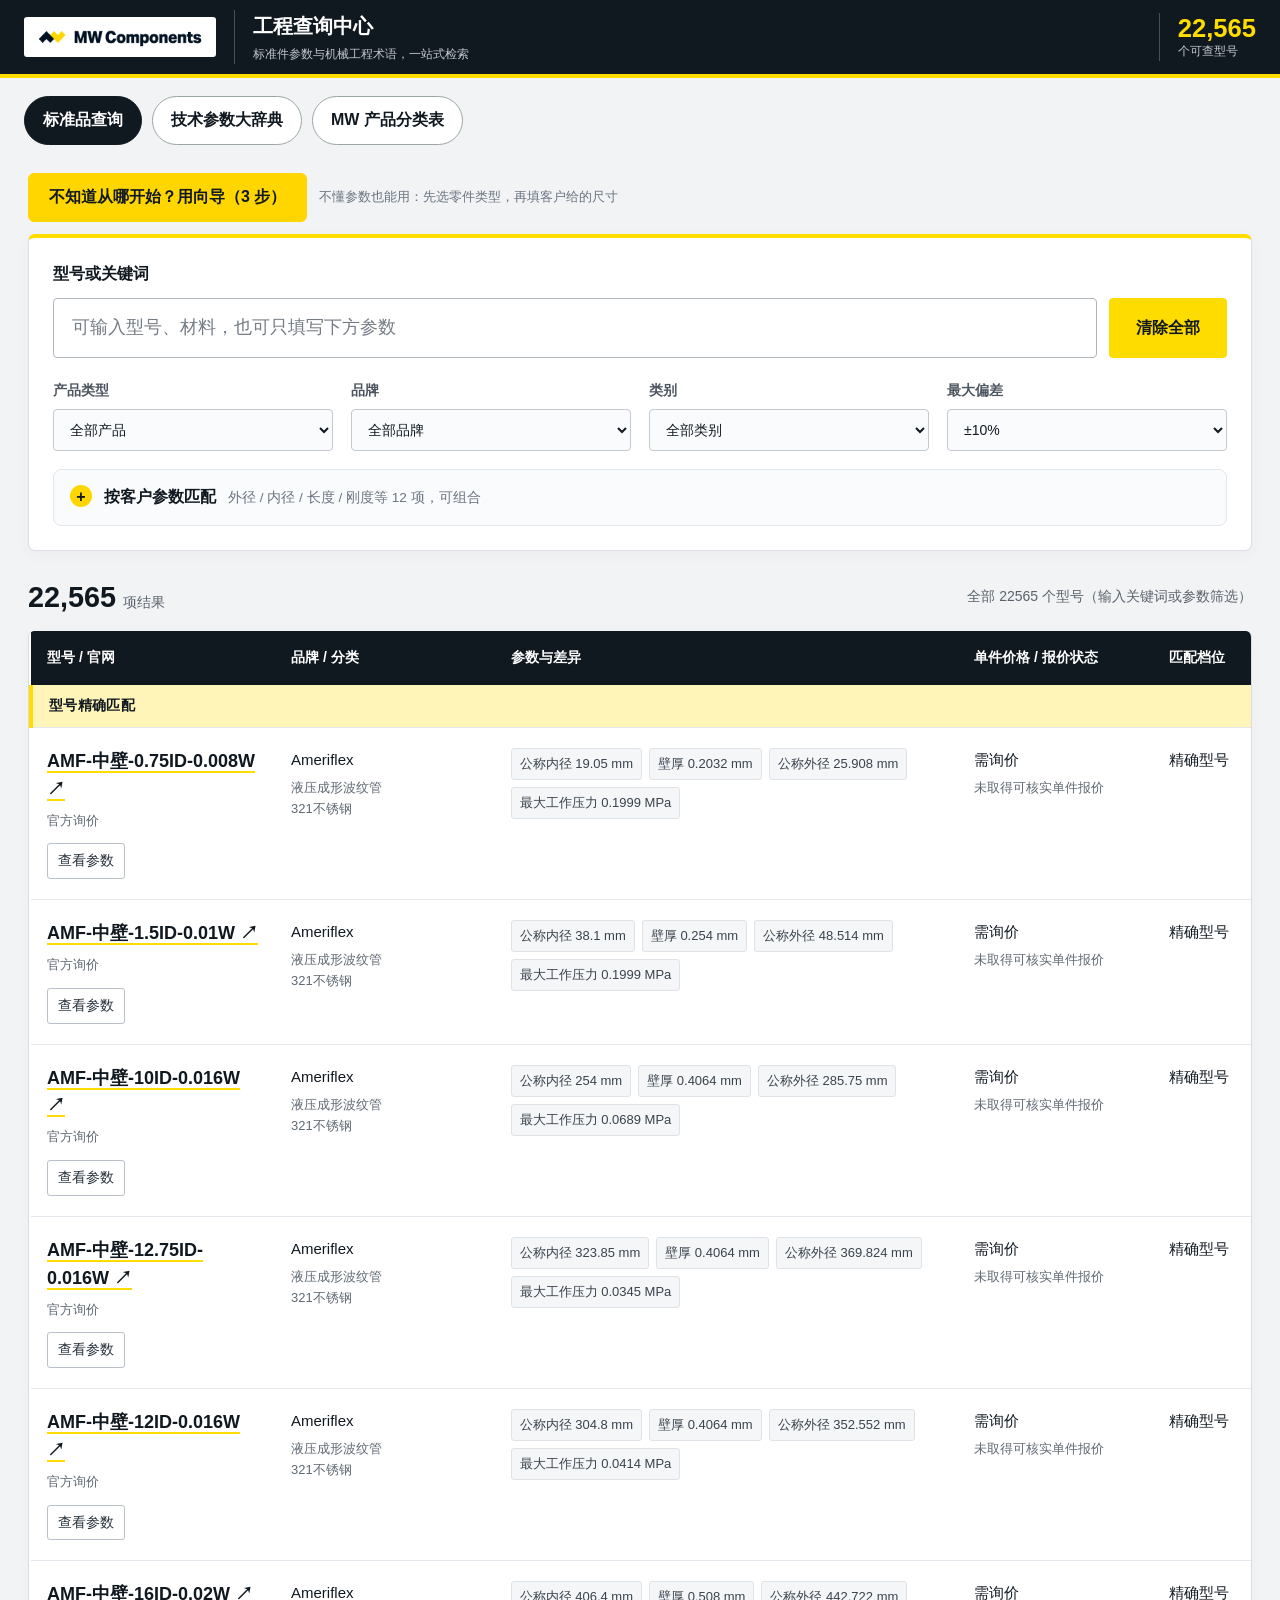
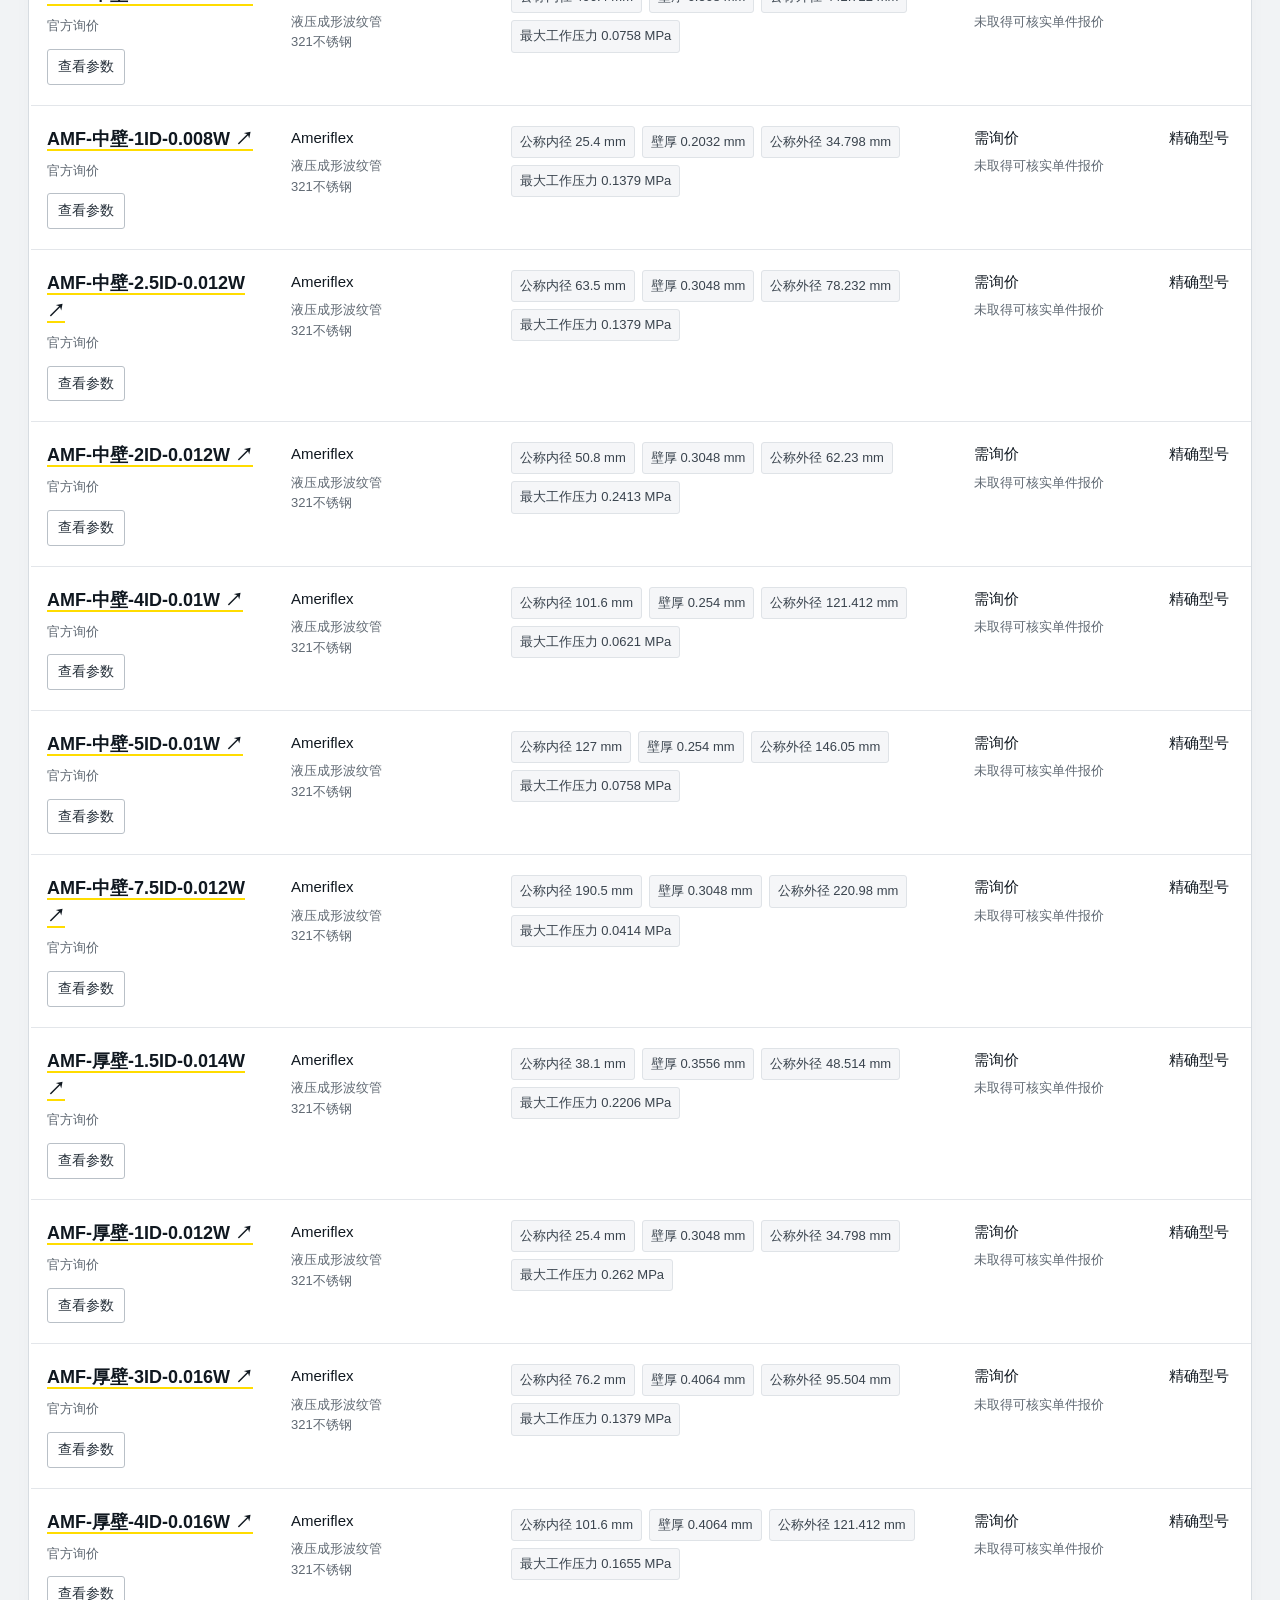
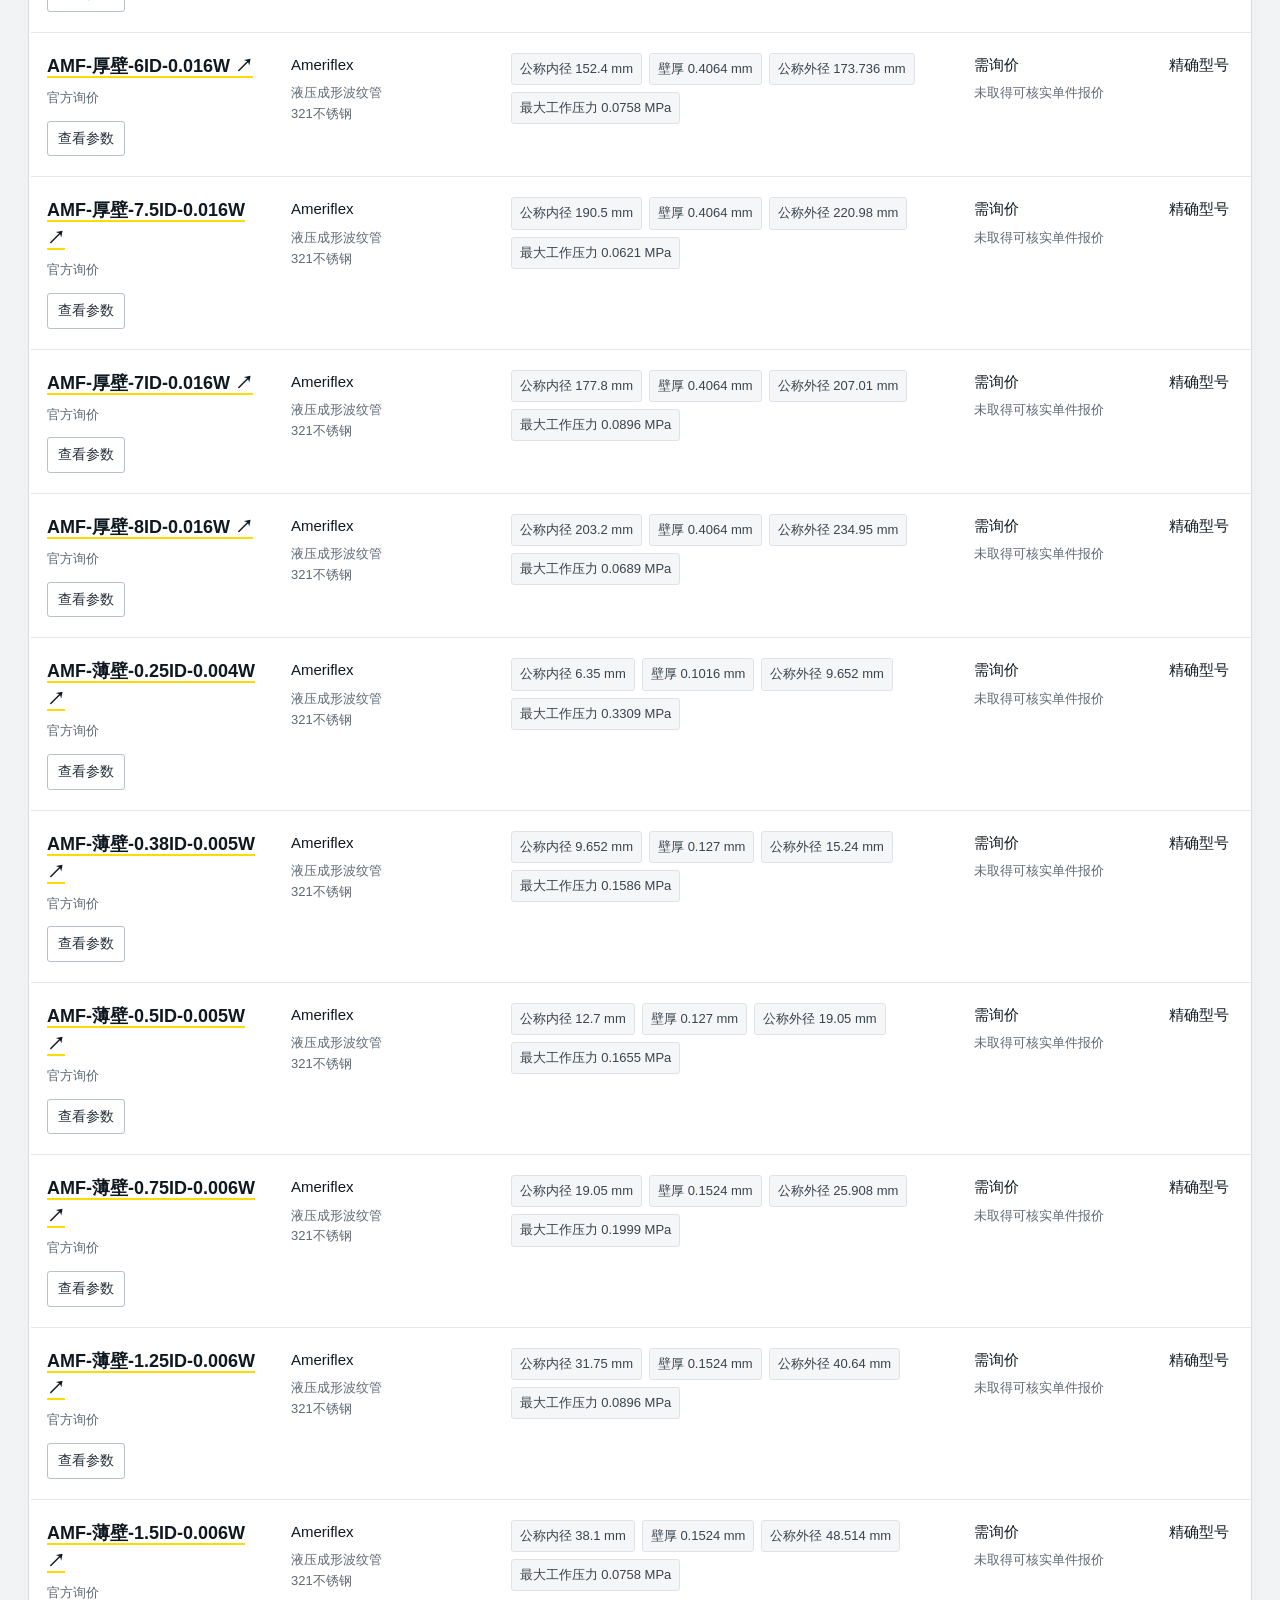
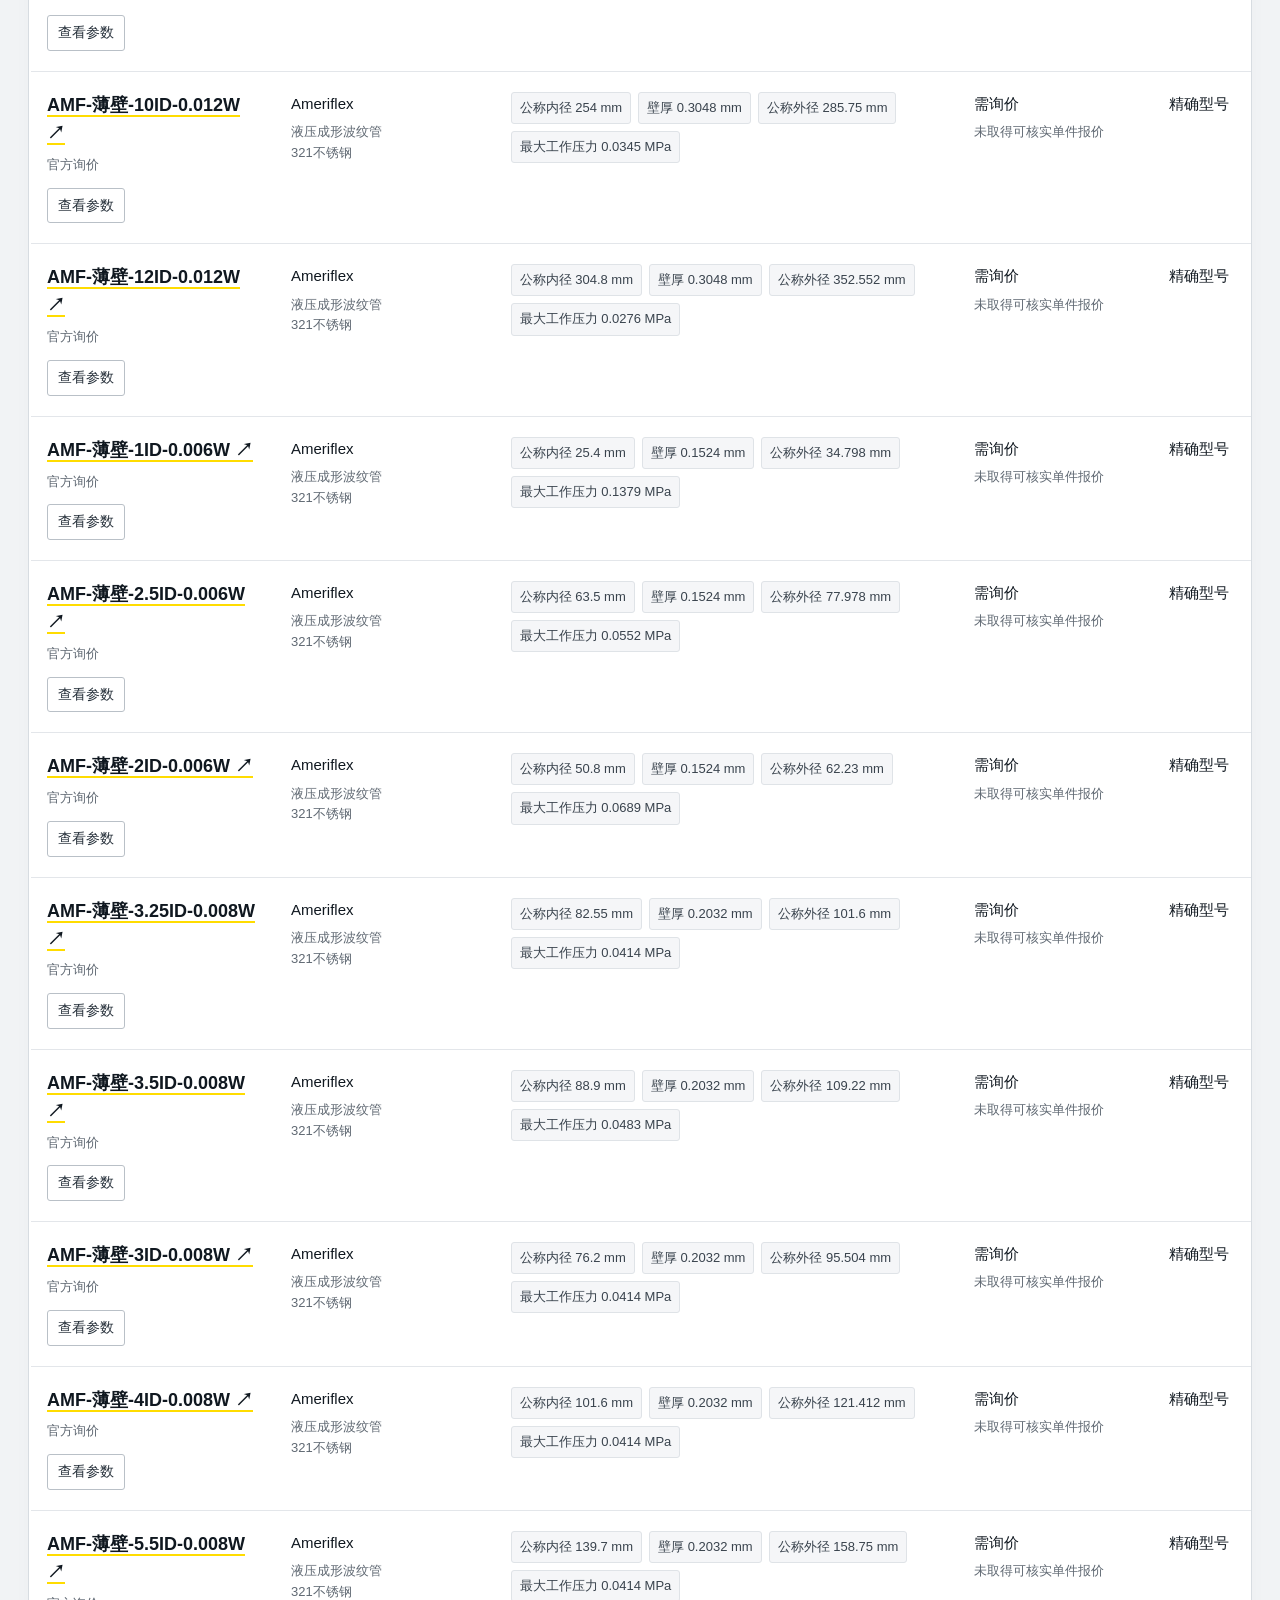
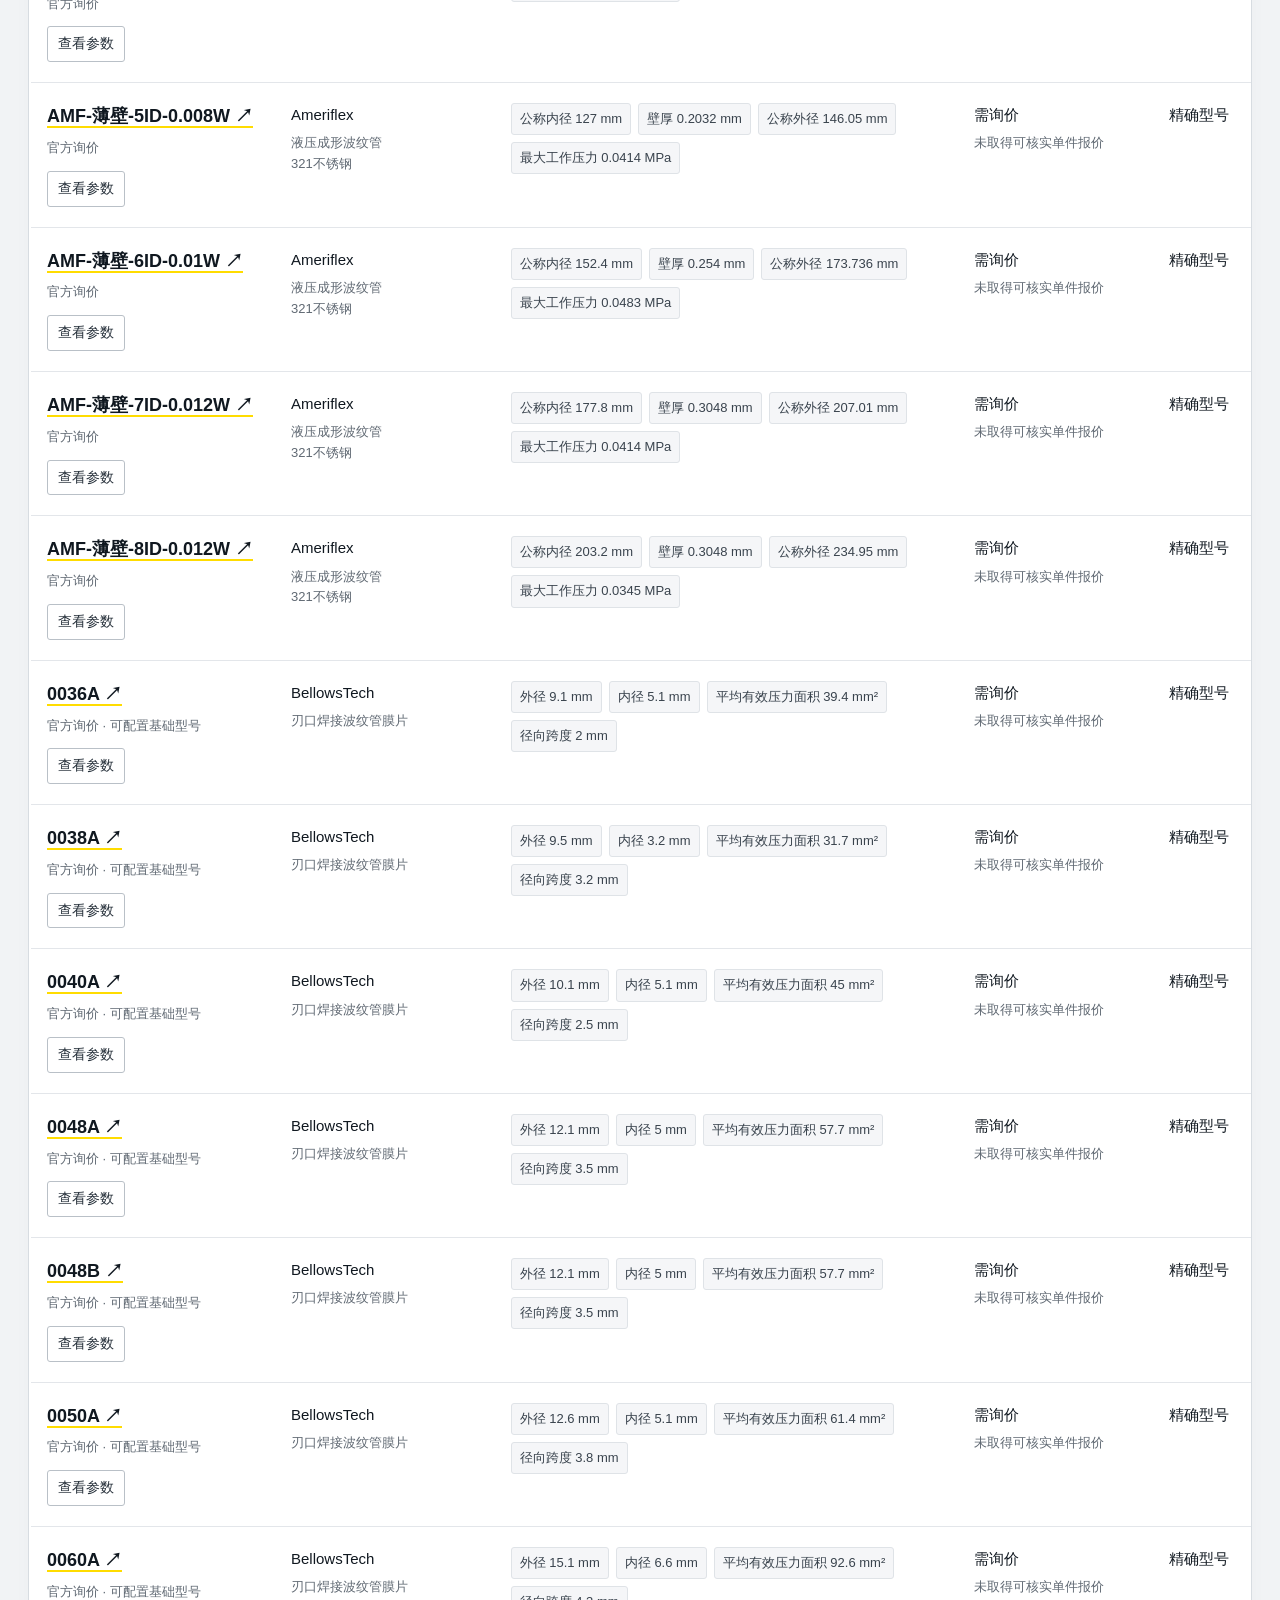
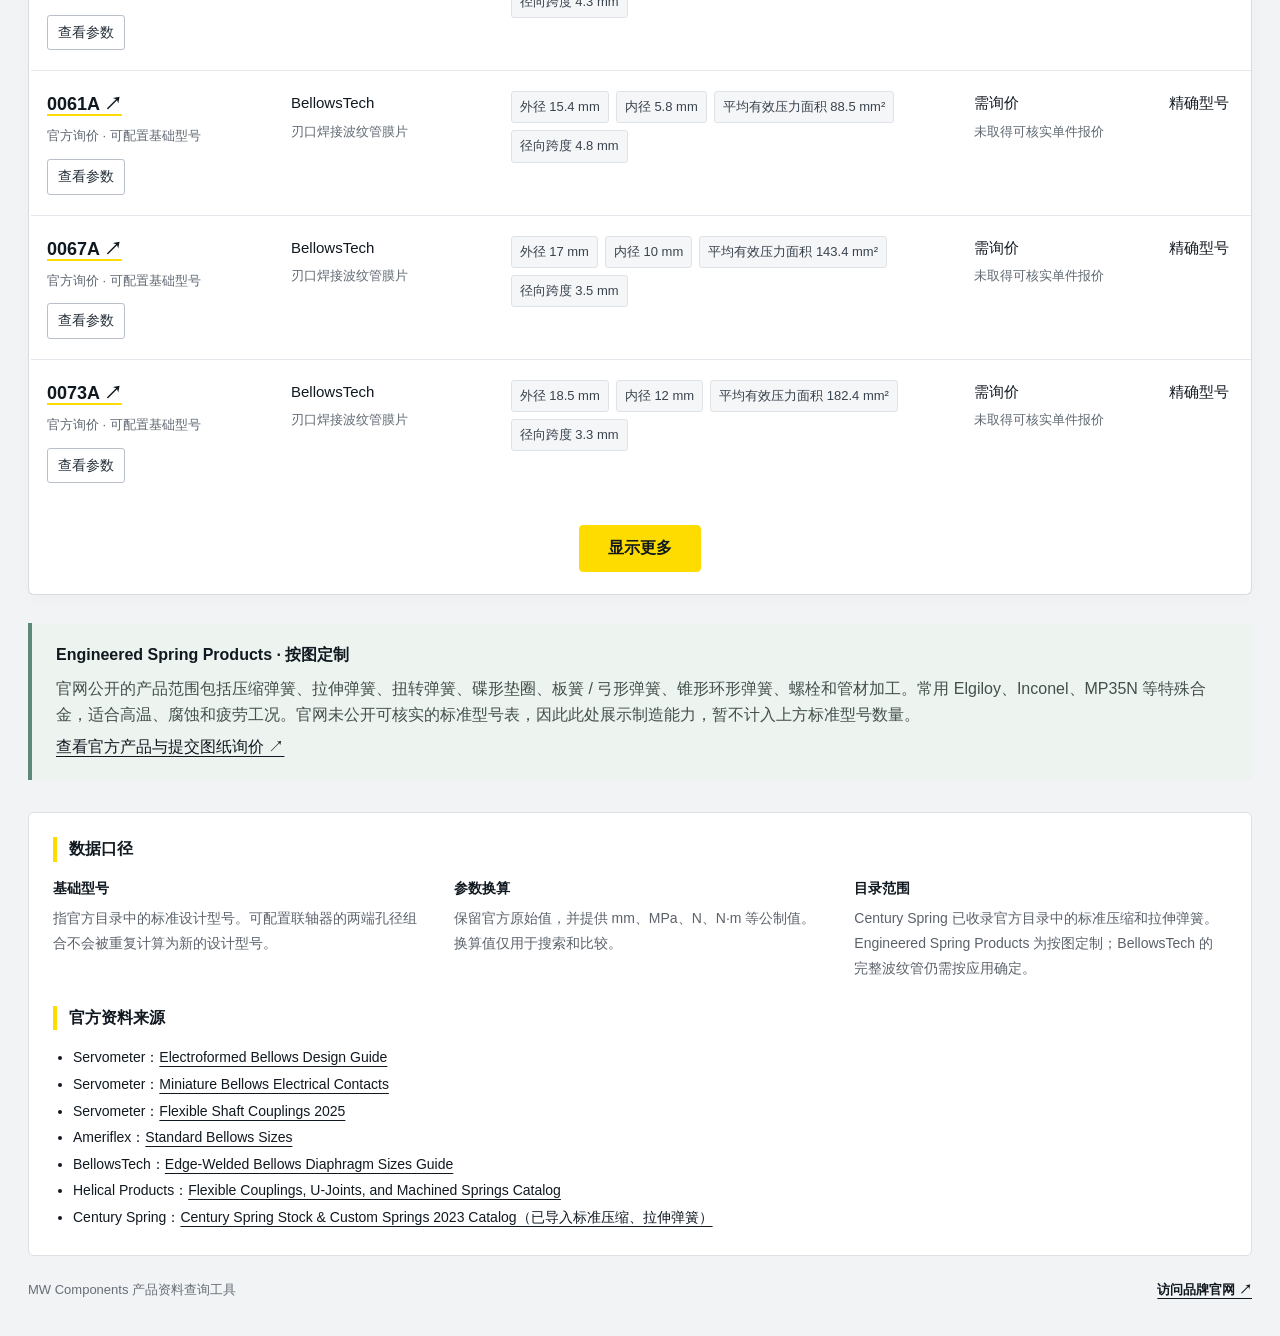
<file: docs/index.html>
<!doctype html>
<html lang="zh-CN">
<head>
  <meta charset="utf-8">
  <meta name="viewport" content="width=device-width,initial-scale=1">
  <meta name="description" content="按外径、内径、长度、波纹数、弹簧刚度等参数匹配 MW Components 与 Century Spring 标准件。">
  <meta name="theme-color" content="#101820">
  <title>MW Components 工程查询中心</title>
  <link rel="icon" href="favicon.svg" type="image/svg+xml">
  <link rel="stylesheet" href="styles.css">
  <link rel="stylesheet" href="brand.css">
  <link rel="stylesheet" href="brand-app.css">
  <link rel="stylesheet" href="wizard.css">
  <link rel="stylesheet" href="scroll-fix.css">
</head>
<body>
  <header class="topbar">
    <div class="brand-heading">
      <a class="brand-logo" href="https://www.mwcomponents.com" target="_blank" rel="noopener"><img src="mw-logo.png" alt="MW Components" width="310" height="43"></a>
      <div class="page-heading">
        <h1>工程查询中心</h1>
        <p>标准件参数与机械工程术语，一站式检索</p>
      </div>
    </div>
    <div class="stat"><strong id="recordCount">—</strong><span>个可查型号</span></div>
  </header>

  <nav class="workspace-tabs" role="tablist" aria-label="查询板块">
    <button class="workspace-tab active" type="button" role="tab" id="tab-parts" aria-controls="partsView" aria-selected="true" tabindex="0" data-view="parts">标准品查询</button>
    <button class="workspace-tab" type="button" role="tab" id="tab-dictionary" aria-controls="dictionaryView" aria-selected="false" tabindex="-1" data-view="dictionary">技术参数大辞典</button>
    <button class="workspace-tab" type="button" role="tab" id="tab-catalog" aria-controls="catalogView" aria-selected="false" tabindex="-1" data-view="catalog">MW 产品分类表</button>
  </nav>

  <main id="partsView" class="workspace-view" role="tabpanel" aria-labelledby="tab-parts">
    <div class="wizard-entry">
      <button class="wz-btn" type="button" data-open-wizard>不知道从哪开始？用向导（3 步）</button>
      <span class="wizard-entry-tip">不懂参数也能用：先选零件类型，再填客户给的尺寸</span>
    </div>
    <div id="wizardBox" aria-live="polite"></div>

    <section class="search-panel" aria-label="产品搜索">
      <label for="query">型号或关键词</label>
      <div class="search-row">
        <input id="query" type="search" placeholder="可输入型号、材料，也可只填写下方参数" autocomplete="off">
        <button id="clear" type="button">清除全部</button>
      </div>

      <div class="controls">
        <label>产品类型<select id="productType"><option value="">全部产品</option><option value="bellows">波纹管</option><option value="coupling">联轴器</option><option value="spring">弹簧</option><option value="other">其他</option></select></label>
        <label>品牌<select id="brand"><option value="">全部品牌</option></select></label>
        <label>类别<select id="category"><option value="">全部类别</option></select></label>
        <label>最大偏差<select id="tolerance"><option value="0">完全相同</option><option value="0.05">±5%</option><option value="0.10" selected>±10%</option><option value="0.20">±20%</option><option value="0.30">±30%</option></select></label>
      </div>

      <details class="param-toggle" id="paramToggle">
        <summary><span>按客户参数匹配</span><em>外径 / 内径 / 长度 / 刚度等 12 项，可组合</em></summary>
        <div id="parameterGrid" class="parameter-grid">
          <label>外径 <span>mm</span><input inputmode="decimal" type="number" step="any" min="0" data-param="od" placeholder="例如 3.8"></label>
          <label>内径 <span>mm</span><input inputmode="decimal" type="number" step="any" min="0" data-param="id" placeholder="例如 2.1"></label>
          <label>孔径 / 轴径 <span>mm</span><input inputmode="decimal" type="number" step="any" min="0" data-param="bore" placeholder="例如 6"></label>
          <label>总长度 <span>mm</span><input inputmode="decimal" type="number" step="any" min="0" data-param="length" placeholder="例如 11.95"></label>
          <label>自由长度 <span>mm</span><input inputmode="decimal" type="number" step="any" min="0" data-param="freeLength" placeholder="例如 25.4"></label>
          <label>波纹段长度 <span>mm</span><input inputmode="decimal" type="number" step="any" min="0" data-param="convolutionLength" placeholder="例如 8"></label>
          <label>波纹数 <span>个</span><input inputmode="decimal" type="number" step="any" min="0" data-param="convolutions" placeholder="例如 12"></label>
          <label>线径 / 壁厚 <span>mm</span><input inputmode="decimal" type="number" step="any" min="0" data-param="thickness" placeholder="例如 0.5"></label>
          <label>弹簧刚度 <span>N/mm</span><input inputmode="decimal" type="number" step="any" min="0" data-param="rate" placeholder="例如 1.8"></label>
          <label>最大扭矩 <span>N·m</span><input inputmode="decimal" type="number" step="any" min="0" data-param="torque" placeholder="例如 2"></label>
          <label>行程 <span>mm</span><input inputmode="decimal" type="number" step="any" min="0" data-param="stroke" placeholder="例如 0.7"></label>
          <label>最大载荷 <span>N</span><input inputmode="decimal" type="number" step="any" min="0" data-param="load" placeholder="例如 15"></label>
        </div>
        <p class="hint">尺寸以毫米输入；波纹数不带单位。结果按最大偏差和实际差值排序。产品没有公开相应参数时不会猜测匹配；Engineered Spring Products 仅展示定制能力，不计入标准型号结果。</p>
      </details>
    </section>

    <section class="summary" aria-live="polite">
      <div><strong id="resultCount">0</strong><span>项结果</span></div>
      <div id="activeQuery">输入关键词或参数开始查询</div>
    </section>
    <p id="loadState" class="load-state" hidden></p>

    <section id="welcome" class="welcome" aria-labelledby="welcomeTitle">
      <h2 id="welcomeTitle">从一个型号，或一个尺寸开始</h2>
      <p>已收录 <strong id="totalCount">—</strong> 个标准型号：MW 全品牌基础型号，以及 Century Spring 压缩与拉伸弹簧。输入型号可直接定位，填写参数可做近似匹配。</p>
      <div class="welcome-actions">
        <button type="button" class="chip-btn" data-example="10075">试试型号 10075</button>
        <button type="button" class="chip-btn" data-example="压缩弹簧">压缩弹簧</button>
        <button type="button" class="chip-btn" data-example="联轴器">联轴器</button>
        <button type="button" class="chip-btn ghost" id="loadSprings">加载全部弹簧库</button>
      </div>
      <p class="welcome-note">弹簧库约 2 万个型号，默认<b>不加载</b>；查询弹簧类参数、或型号在核心库未命中时自动补全，所以首屏只等 4 MB。</p>
    </section>

    <section class="results-wrap" id="resultsWrap">
      <div id="tableWrap">
        <table>
          <caption class="sr-only">标准件查询结果</caption>
          <thead><tr><th scope="col">型号 / 官网</th><th scope="col">品牌 / 分类</th><th scope="col">参数与差异</th><th scope="col">单件价格 / 报价状态</th><th scope="col">匹配档位</th></tr></thead>
          <tbody id="results"></tbody>
        </table>
      </div>
      <div id="cards" class="cards" hidden></div>
      <button id="more" class="more" type="button" hidden>显示更多</button>
      <div id="empty" class="empty" hidden>没有找到符合当前条件的标准型号。</div>
    </section>

    <section class="custom-panel">
      <h2>Engineered Spring Products · 按图定制</h2>
      <p>官网公开的产品范围包括压缩弹簧、拉伸弹簧、扭转弹簧、碟形垫圈、板簧 / 弓形弹簧、锥形环形弹簧、螺栓和管材加工。常用 Elgiloy、Inconel、MP35N 等特殊合金，适合高温、腐蚀和疲劳工况。官网未公开可核实的标准型号表，因此此处展示制造能力，暂不计入上方标准型号数量。</p>
      <a href="https://www.mwcomponents.com/locations/engineered-spring-products/products" target="_blank" rel="noopener">查看官方产品与提交图纸询价 ↗</a>
    </section>

    <section class="method">
      <h2>数据口径</h2>
      <div class="method-grid">
        <p><strong>基础型号</strong>指官方目录中的标准设计型号。可配置联轴器的两端孔径组合不会被重复计算为新的设计型号。</p>
        <p><strong>参数换算</strong>保留官方原始值，并提供 mm、MPa、N、N·m 等公制值。换算值仅用于搜索和比较。</p>
        <p><strong>目录范围</strong>Century Spring 已收录官方目录中的标准压缩和拉伸弹簧。Engineered Spring Products 为按图定制；BellowsTech 的完整波纹管仍需按应用确定。</p>
      </div>
      <h2>官方资料来源</h2>
      <ul id="sources"></ul>
    </section>

    <footer class="brand-footer"><span>MW Components 产品资料查询工具</span><a href="https://www.mwcomponents.com" target="_blank" rel="noopener">访问品牌官网 ↗</a></footer>
  </main>

  <section id="dictionaryView" class="workspace-view dictionary-view" role="tabpanel" aria-labelledby="tab-dictionary" hidden>
    <iframe id="dictionaryFrame" title="机械工程中英双语技术参数大辞典" data-src="dictionary/index.html?v=14" loading="lazy"></iframe>
  </section>

  <section id="catalogView" class="workspace-view dictionary-view" role="tabpanel" aria-labelledby="tab-catalog" hidden>
    <iframe id="catalogFrame" title="MW Components 中英双语产品分类表" data-src="catalog/index.html?v=4" loading="lazy"></iframe>
  </section>

  <dialog id="detail" aria-label="型号参数详情">
    <button class="close" aria-label="关闭">×</button>
    <div id="detailContent"></div>
  </dialog>

  <script src="search.js?v=14"></script>
  <script src="ui.js?v=20"></script>
  <script src="wizard.js?v=1"></script>
</body>
</html>
</file>
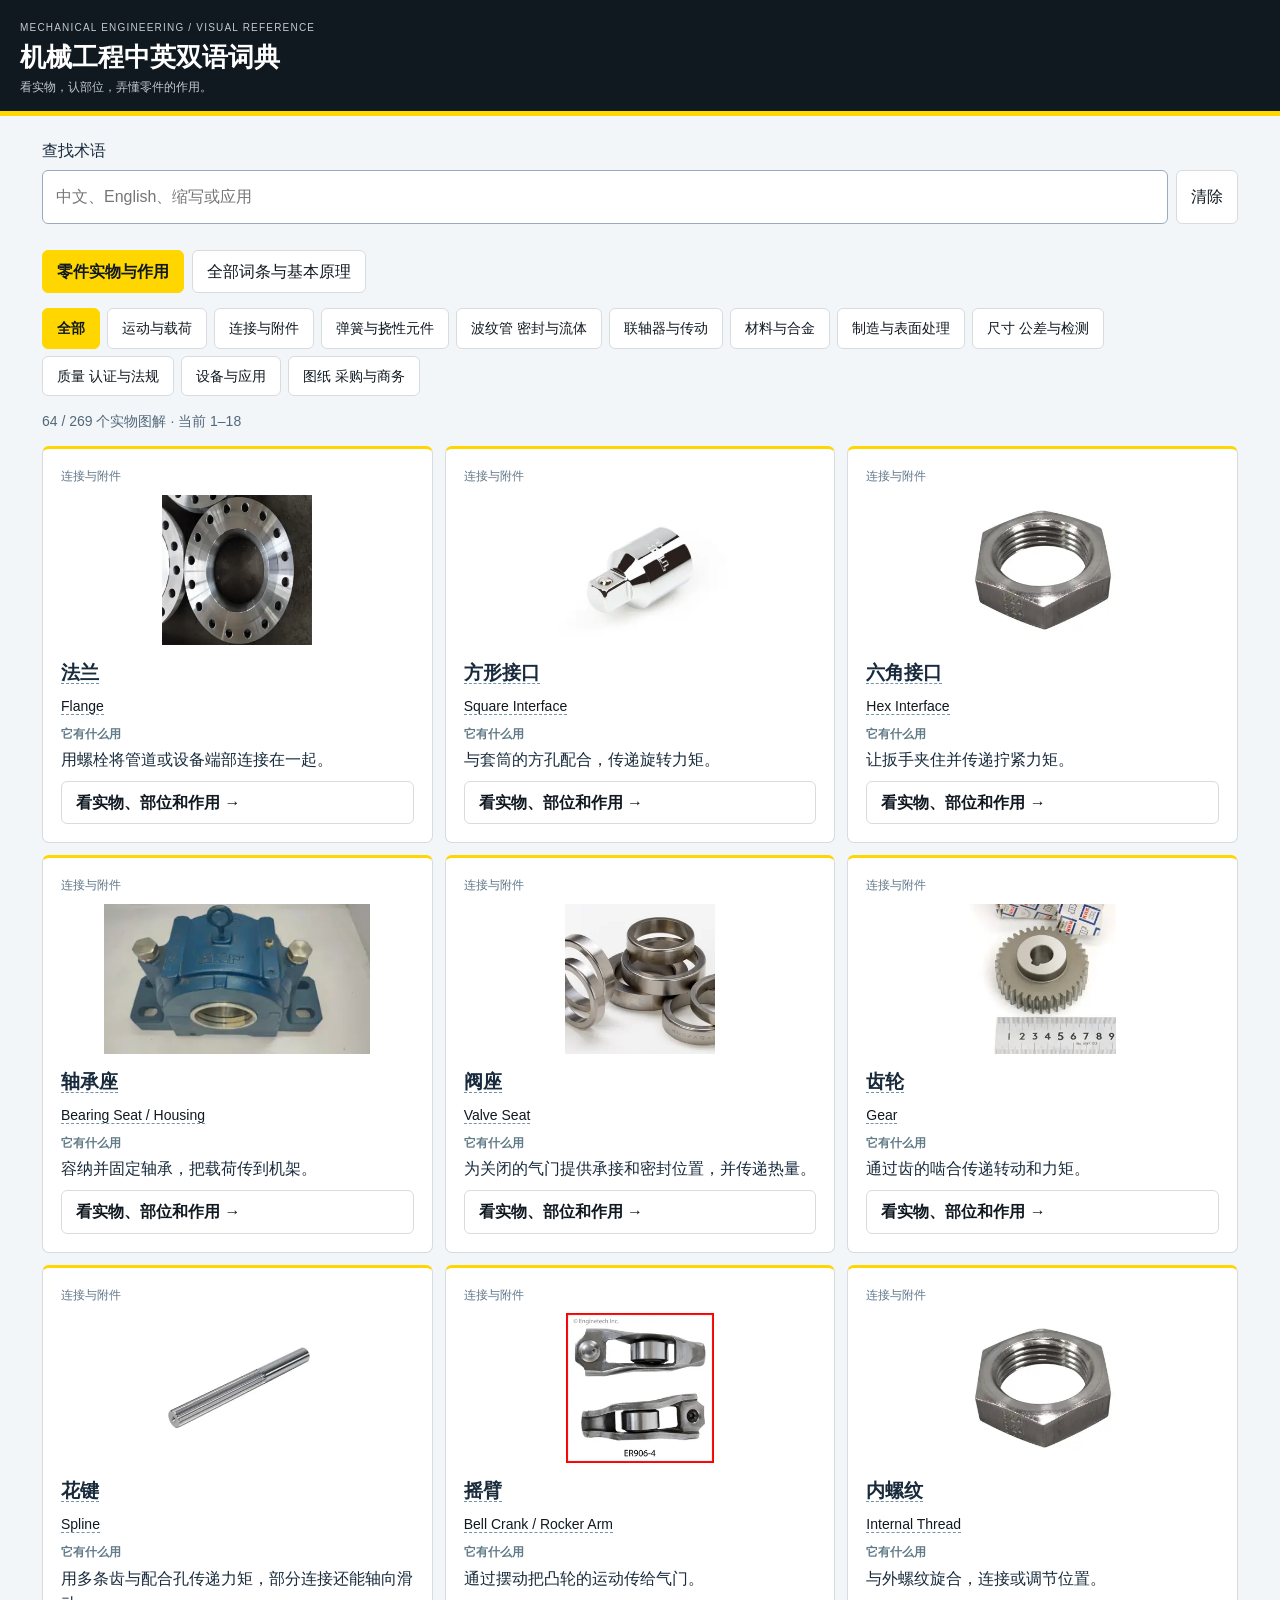
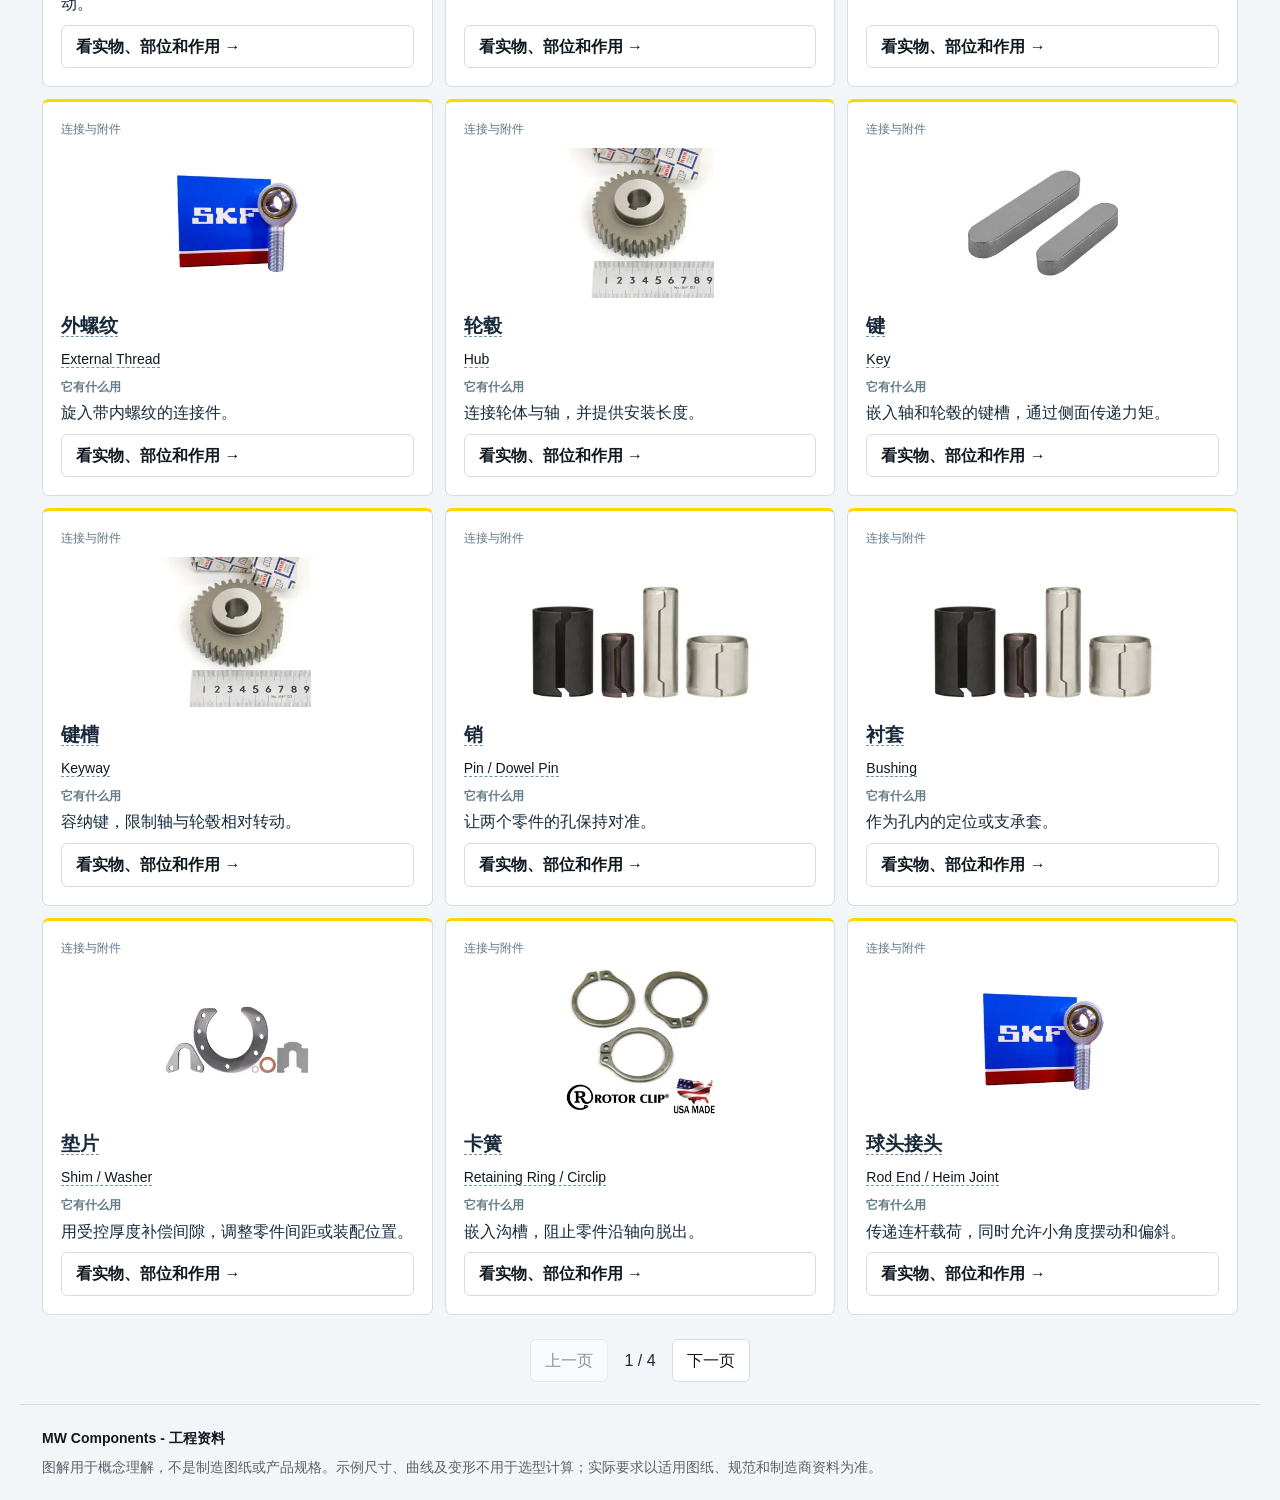
<file: docs/dictionary/index.html>
<!doctype html><html lang="zh-CN"><head><meta charset="utf-8"><meta name="viewport" content="width=device-width,initial-scale=1"><title>机械工程中英双语词典</title><link rel="stylesheet" href="dictionary.css"><link rel="stylesheet" href="photos.css?v=13"><script type="module" src="dictionary.js?v=13"></script>  <link rel="icon" href="../favicon.svg" type="image/svg+xml">
  <link rel="stylesheet" href="../brand-shared.css">
</head><body><header><small>MECHANICAL ENGINEERING / VISUAL REFERENCE</small><h1>机械工程中英双语词典</h1><p>看实物，认部位，弄懂零件的作用。</p></header><main><label for="search">查找术语</label><div class="searchrow"><input type="search" id="search" placeholder="中文、English、缩写或应用"><button id="clear">清除</button></div><div id="engines"></div><nav id="modes" aria-label="查看内容"><button data-mode="parts" aria-pressed="true">零件实物与作用</button><button data-mode="all" aria-pressed="false">全部词条与基本原理</button></nav><nav id="tabs" aria-label="词条分类"></nav><p id="stats" role="status">正在加载词典…</p><section id="grid" aria-label="词条列表"></section><nav class="pager"><button id="prev">上一页</button><span id="pageinfo"></span><button id="next">下一页</button></nav><p id="error" hidden>词典未能加载。<button id="retry">重试</button></p></main><dialog id="detail" aria-labelledby="detailTitle"><div class="dialogbar"><span id="detailCat"></span><button id="close">关闭 ×</button></div><div id="detailBody"></div></dialog><footer>图解用于概念理解，不是制造图纸或产品规格。示例尺寸、曲线及变形不用于选型计算；实际要求以适用图纸、规范和制造商资料为准。</footer></body></html>
</file>
<file: docs/styles.css>
:root{font-family:Inter,"Segoe UI","Microsoft YaHei",sans-serif;color:#17201f;background:#f4f5f2;font-size:16px;--ink:#17201f;--muted:#62706d;--line:#d7dcd7;--green:#0e6655;--paper:#fff}*{box-sizing:border-box}body{margin:0}.topbar{background:#152421;color:white;padding:24px max(24px,calc((100vw - 1440px)/2));display:flex;align-items:end;justify-content:space-between;gap:24px;border-bottom:5px solid #9fc7a8}.topbar h1{margin:0;font-size:clamp(1.45rem,2.8vw,2.3rem);letter-spacing:-.03em}.topbar p{margin:7px 0 0;color:#c7d5d1}.stat{display:flex;align-items:baseline;gap:10px;white-space:nowrap}.stat strong{font-size:2.4rem;color:#b8e0c0}.stat span{font-size:.85rem;color:#c7d5d1}main{max-width:1440px;margin:auto;padding:22px 24px 64px}.search-panel{background:var(--paper);border:1px solid var(--line);padding:22px}.search-panel>label{display:block;font-weight:700;margin-bottom:9px}.search-row{display:grid;grid-template-columns:1fr auto;gap:10px}.search-row input{width:100%;font:inherit;font-size:1.08rem;border:2px solid #7b8985;padding:14px 16px;background:white}.search-row input:focus{outline:3px solid #b8d7cb;outline-offset:1px;border-color:var(--green)}button,select{font:inherit}.search-row button,.more{border:1px solid #46544f;background:#fff;padding:0 18px;cursor:pointer}.controls{display:flex;flex-wrap:wrap;gap:14px 24px;margin-top:16px;align-items:end}.controls label{display:grid;gap:5px;font-size:.86rem;color:var(--muted)}.controls select{min-width:150px;border:1px solid #9ca7a3;background:white;padding:9px 30px 9px 10px;color:var(--ink)}.controls .check{display:flex;align-items:center;flex-direction:row;color:var(--ink);padding-bottom:9px}.hint{margin:14px 0 0;color:var(--muted);font-size:.86rem}.summary{display:flex;justify-content:space-between;align-items:center;gap:18px;margin:20px 0 10px}.summary>div:first-child{display:flex;align-items:baseline;gap:7px}.summary strong{font-size:1.7rem}.summary span,.summary>div:last-child{color:var(--muted);font-size:.9rem}.results-wrap{background:white;border-top:3px solid var(--ink);overflow-x:auto}table{border-collapse:collapse;width:100%;min-width:870px}th{text-align:left;padding:12px 14px;background:#e8ebe7;font-size:.85rem;color:#42504d}td{border-top:1px solid var(--line);padding:14px;vertical-align:top}tbody tr{cursor:pointer}tbody tr:hover{background:#f3f8f5}.model{font-weight:800;font-size:1.05rem;color:#084f42}.sub{color:var(--muted);font-size:.82rem;margin-top:5px}.chips{display:flex;flex-wrap:wrap;gap:6px}.chip{border:1px solid #c8d0cb;background:#f6f8f6;padding:4px 7px;font-size:.78rem;white-space:nowrap}.score{font-variant-numeric:tabular-nums;font-weight:700}.match-note{font-size:.78rem;color:var(--muted);margin-top:5px}.more{display:block;margin:18px auto;padding:10px 22px}.empty{text-align:center;padding:50px;color:var(--muted)}.method{margin-top:42px;border-top:1px solid var(--line);padding-top:24px}.method h2{font-size:1rem;margin:18px 0 10px}.method-grid{display:grid;grid-template-columns:repeat(3,1fr);gap:18px}.method-grid p{margin:0;color:#46534f;font-size:.9rem;line-height:1.6}.method-grid strong{display:block;color:var(--ink)}#sources{padding-left:20px;line-height:1.8;font-size:.9rem}a{color:#075f50}dialog{width:min(760px,calc(100vw - 32px));max-height:85vh;border:0;border-top:6px solid var(--green);padding:28px;box-shadow:0 20px 70px #0005}dialog::backdrop{background:#10201dcc}.close{position:absolute;right:16px;top:12px;border:0;background:none;font-size:1.8rem;cursor:pointer}.detail-head h2{margin:0 40px 4px 0}.detail-head p{margin:0;color:var(--muted)}.detail-meta{display:flex;gap:8px;flex-wrap:wrap;margin:16px 0}.detail-table{width:100%;min-width:0}.detail-table td:first-child{font-weight:600;width:42%}.detail-table td{padding:9px 6px}.detail-notes{background:#eef3ef;padding:12px;margin-top:14px;font-size:.9rem}@media(max-width:760px){.topbar{align-items:start;flex-direction:column}.stat{display:none}main{padding:16px 12px 48px}.search-panel{padding:16px}.controls{display:grid;grid-template-columns:1fr 1fr}.controls select{min-width:0;width:100%}.method-grid{grid-template-columns:1fr}.summary{align-items:start}.summary>div:last-child{text-align:right}.hint{line-height:1.5}}

.workspace-tabs{max-width:1440px;margin:18px auto 0;padding:0 24px;display:flex;gap:10px}.workspace-tab{border:1px solid #9ca7a3;background:#fff;color:var(--ink);padding:11px 18px;border-radius:999px;font-weight:700;cursor:pointer}.workspace-tab.active{background:var(--green);border-color:var(--green);color:#fff}.dictionary-view{max-width:1440px;margin:auto;padding:22px 24px 40px}.dictionary-view iframe{display:block;width:100%;height:calc(100vh - 190px);min-height:720px;border:1px solid var(--line);background:#fff;border-radius:10px}.workspace-view[hidden]{display:none}@media(max-width:760px){.workspace-tabs{padding:0 12px;overflow-x:auto}.workspace-tab{white-space:nowrap}.dictionary-view{padding:16px 0 0}.dictionary-view iframe{height:calc(100vh - 160px);min-height:640px;border-left:0;border-right:0;border-radius:0}}
.parameter-heading{display:flex;align-items:baseline;gap:12px;margin:24px 0 12px}.parameter-heading strong{font-size:1rem}.parameter-heading span{color:var(--muted);font-size:.84rem}.parameter-grid{display:grid;grid-template-columns:repeat(4,minmax(0,1fr));gap:12px}.parameter-grid label{display:block;font-weight:650;font-size:.84rem;color:#34413e}.parameter-grid label span{float:right;color:var(--muted);font-weight:400}.parameter-grid input{display:block;width:100%;margin-top:6px;padding:10px 11px;border:1px solid #a8b4ae;background:#fff;border-radius:5px;font:inherit;color:var(--ink)}.parameter-grid input:focus{outline:2px solid #a4d5c1;border-color:var(--green)}.custom-panel{margin-top:28px;padding:20px 24px;border-left:4px solid #5c8977;background:#edf3ef}.custom-panel h2{margin:0 0 8px;font-size:1rem}.custom-panel p{margin:0 0 8px;line-height:1.6;color:#42504d}.group-row th{background:#dce9e2;color:#164e3b}.details-button{margin-top:8px;padding:5px 8px;border:1px solid #a0b4aa;background:#fff;color:#075f50;cursor:pointer}.match-note{margin:4px 0 7px;line-height:1.45}.match-note strong{color:#183f34}.results-wrap table{table-layout:fixed}.results-wrap th:nth-child(1){width:20%}.results-wrap th:nth-child(2){width:18%}.results-wrap th:nth-child(3){width:38%}.results-wrap th:nth-child(4){width:16%}.results-wrap th:nth-child(5){width:8%}@media(max-width:960px){.parameter-grid{grid-template-columns:repeat(3,minmax(0,1fr))}}@media(max-width:650px){.parameter-grid{grid-template-columns:repeat(2,minmax(0,1fr))}.parameter-heading{display:block}.parameter-heading span{display:block;margin-top:3px}}
</file>
<file: docs/brand.css>
:root{--ink:#101820;--muted:#5b626b;--line:#dce0e4;--green:#101820;--yellow:#ffdc00;--paper:#fff;color:var(--ink);background:#f1f3f5;font-family:Inter,"Segoe UI","Microsoft YaHei",sans-serif}
body{line-height:1.55}a{color:var(--ink);text-underline-offset:4px}a:hover{text-decoration-thickness:2px}button,a,select,input{transition:background-color .15s,border-color .15s,box-shadow .15s}a:focus-visible,button:focus-visible,select:focus-visible{outline:3px solid #b79500;outline-offset:4px}[hidden]{display:none!important}
.topbar{background:#101820;border-bottom:5px solid var(--yellow);padding:24px max(28px,calc((100vw - 1480px)/2));align-items:center;gap:28px}.brand-heading{display:flex;align-items:center;gap:30px;min-width:0}.brand-logo{display:flex;align-items:center;background:#fff;padding:15px 18px;flex-shrink:0;border-radius:3px}.brand-logo img{display:block;width:270px;height:auto}.page-heading{border-left:1px solid #46505b;padding-left:30px}.topbar h1{font-size:clamp(1.4rem,2.2vw,2rem);letter-spacing:.01em}.topbar p{font-size:.875rem;color:#c4c9ce;max-width:520px}.stat{display:grid;gap:0;border-left:1px solid #46505b;padding-left:26px}.stat strong{color:var(--yellow);font-size:2.5rem;line-height:1.2;font-variant-numeric:tabular-nums}.stat span{color:#c4c9ce;font-size:.875rem}
main{max-width:1480px;padding:28px 28px 36px}.search-panel{border:1px solid var(--line);border-top:4px solid var(--yellow);border-radius:7px;padding:24px;box-shadow:0 4px 18px #10182008}.search-panel>label{font-size:1rem;margin-bottom:12px}.search-row{gap:12px}.search-row input{border:1px solid #aeb5bd;border-radius:4px;padding:15px 18px;font-size:1.125rem;color:var(--ink)}.search-row input::placeholder{color:#767d85}.search-row input:focus{border-color:#101820;outline:3px solid #ffdc0066;outline-offset:1px}.search-row button,.more{background:var(--yellow);border:1px solid var(--yellow);border-radius:4px;color:#101820;font-weight:700;min-height:44px}.search-row button{padding:0 26px}.search-row button:hover,.more:hover{background:#eccb00;border-color:#eccb00}.controls{display:grid;grid-template-columns:repeat(4,minmax(0,1fr));gap:18px;margin-top:22px}.controls label{font-size:.875rem;gap:7px;color:#4d5660;font-weight:600}.controls select{width:100%;min-width:0;padding:11px 30px 11px 12px;border-color:#c4c9cf;border-radius:4px;color:#101820;background:#fafbfc;font-weight:400}.controls select:focus{border-color:#101820;background:#fff}.hint{font-size:.875rem;line-height:1.75;margin-top:18px;padding-top:16px;border-top:1px solid #e8ebee;color:#626b75}
.summary{margin:24px 0 12px}.summary strong{font-size:1.8rem;font-variant-numeric:tabular-nums}.summary span,.summary>div:last-child{font-size:.875rem;color:#5b626b}.results-wrap{border:1px solid #d7dce1;border-top:0;border-radius:6px;box-shadow:0 4px 18px #10182006}table{min-width:1050px}thead th{background:#101820;color:#fff;padding:16px;font-weight:600;font-size:.875rem;white-space:nowrap}thead th:nth-child(1){width:20%}thead th:nth-child(2){width:18%}thead th:nth-child(3){width:32%}thead th:nth-child(4){width:20%}thead th:nth-child(5){width:10%}td{padding:20px 16px;border-color:#e3e6ea;font-size:.9375rem}tbody tr{cursor:default}tbody tr:hover{background:#fffdf0}.group-row th{background:#fff5b8;color:#101820;border-left:4px solid var(--yellow);padding:10px 16px;font-size:.875rem;font-weight:750;letter-spacing:.025em}.model{color:#101820;font-weight:800;font-size:1.125rem;text-decoration:none;border-bottom:2px solid var(--yellow);overflow-wrap:anywhere}.model:hover{background:var(--yellow)}.sub{font-size:.8125rem;color:#606973;line-height:1.6;margin-top:7px}.chips{gap:7px}.chip{white-space:normal;border:1px solid #dfe3e7;background:#f5f6f8;color:#39434d;border-radius:3px;font-size:.8125rem;padding:5px 8px}.match-note{font-size:.875rem;color:#606973;line-height:1.8;margin-top:0}.match-note strong{color:#101820}.details-button{margin-top:12px;background:#fff;border:1px solid #b9c0c7;border-radius:3px;padding:6px 10px;color:#27313b;font-size:.875rem;cursor:pointer}.details-button:hover{border-color:#101820;background:#101820;color:#fff}.more{margin:22px auto;padding:10px 28px}.empty{font-size:1rem}
.method{margin-top:32px;border-top:0;background:#fff;border:1px solid var(--line);border-radius:6px;padding:24px}.method h2{font-size:1rem;margin:0 0 14px;padding-left:12px;border-left:4px solid var(--yellow)}.method h2:not(:first-child){margin-top:24px}.method-grid{gap:28px}.method-grid p{color:#5b626b;font-size:.875rem;line-height:1.8}.method-grid strong{margin-bottom:5px}#sources{font-size:.875rem;margin-bottom:0;line-height:1.9}.brand-footer{display:flex;justify-content:space-between;gap:16px;margin-top:24px;color:#666e77;font-size:.8125rem}.brand-footer a{font-weight:600}dialog{border-top:5px solid var(--yellow);border-radius:6px;padding:30px;box-shadow:0 24px 90px #0005}dialog::backdrop{background:#101820bb;backdrop-filter:blur(3px)}.detail-table td{font-size:.9375rem}.detail-table .sub{font-size:.8125rem}.close{color:#101820}
@media(max-width:1100px){.brand-heading{gap:20px}.brand-logo img{width:220px}.page-heading{padding-left:20px}.topbar p{max-width:330px}.stat{padding-left:18px}.controls{grid-template-columns:repeat(2,minmax(0,1fr))}}
@media(max-width:760px){.topbar{padding:20px;align-items:stretch}.brand-heading{flex-direction:column;align-items:flex-start;gap:18px}.brand-logo{padding:10px 14px}.brand-logo img{width:230px}.page-heading{padding:0;border:0}.topbar h1{font-size:1.6rem}.topbar p{max-width:none;line-height:1.7}.stat{display:none}main{padding:18px 12px 28px}.search-panel{padding:18px}.search-row input{font-size:1rem;min-width:0;padding:13px 12px}.search-row button{padding:0 16px}.controls{gap:14px}.summary{flex-wrap:wrap;gap:5px}.summary>div:last-child{text-align:left}.method{padding:20px}.method-grid{grid-template-columns:1fr;gap:18px}.brand-footer{flex-direction:column;gap:5px}}
@media(prefers-reduced-motion:reduce){*{transition:none!important}}
</file>
<file: docs/brand-app.css>
/* MW query centre - interaction layer (welcome / loading / mobile cards) */

.sr-only{position:absolute;width:1px;height:1px;padding:0;margin:-1px;overflow:hidden;clip:rect(0 0 0 0);white-space:nowrap;border:0}

/* loading state */
.load-state{
  margin:10px 0 0;display:inline-flex;align-items:center;gap:9px;
  font-size:.85rem;color:#5b626b;background:#fff;
  border:1px solid #e3e6ea;border-radius:999px;padding:6px 14px;
}
.load-state::before{
  content:"";width:12px;height:12px;border-radius:50%;
  border:2px solid #d7dce1;border-top-color:#FFD600;
  animation:spin .8s linear infinite;flex:0 0 auto;
}
.load-state[data-kind="error"]{color:#9b1c1c;border-color:#f0c9c9}
.load-state[data-kind="error"]::before{animation:none;border-color:#c62828;background:#c62828}
.load-state[data-kind="done"]{display:none}
@keyframes spin{to{transform:rotate(360deg)}}

/* welcome / empty state */
.welcome{
  background:#fff;border:1px solid var(--line);border-top:4px solid #FFD600;
  border-radius:8px;padding:26px 28px;margin:8px 0 18px;
}
.welcome h2{margin:0 0 8px;font-size:1.15rem;letter-spacing:.005em}
.welcome p{margin:0 0 6px;color:#5b626b;line-height:1.75}
.welcome strong{color:#101820;font-variant-numeric:tabular-nums}
.welcome-actions{display:flex;flex-wrap:wrap;gap:10px;margin:16px 0 10px}
.chip-btn{
  border:1px solid #FFD600;background:#FFD600;color:#101820;font-weight:750;
  border-radius:999px;padding:10px 18px;cursor:pointer;min-height:44px;transition:.15s;
}
.chip-btn:hover{background:#eccb00;border-color:#eccb00;transform:translateY(-1px)}
.chip-btn.ghost{background:#fff;border-color:#c9d0d6;font-weight:600}
.chip-btn.ghost:hover{border-color:#101820;transform:none}
.chip-btn:focus-visible{outline:3px solid #101820;outline-offset:3px}
.welcome-note{font-size:.8rem;color:#8a919a;margin:0}

/* mobile result cards */
.cards{display:grid;gap:12px;padding:12px}
.result-card{background:#fff;border:1px solid #e3e6ea;border-radius:10px;padding:14px;box-shadow:0 2px 10px #1018200a}
.rc-head{display:flex;justify-content:space-between;gap:10px;align-items:baseline}
.rc-head .model{font-size:1.05rem}
.rc-rank{font-size:.75rem;font-weight:750;color:#101820;background:#FFF5C2;border-radius:999px;padding:2px 9px;white-space:nowrap}
.rc-meta{font-size:.8rem;color:#5b626b;margin:4px 0 8px}
.rc-foot{margin-top:10px;font-size:.85rem;color:#39434d}
.result-card .chips{margin-top:6px}
.result-card .details-button{width:100%;margin-top:10px}
.chip em{font-style:normal;color:#9a7a00;margin-left:6px;font-size:.75rem}

/* parameter toggle (collapsed by default) */
.param-toggle{margin-top:18px;border:1px solid #e3e6ea;border-radius:8px;background:#fafbfc;overflow:hidden}
.param-toggle summary{
  cursor:pointer;padding:15px 16px;display:flex;gap:12px;align-items:baseline;flex-wrap:wrap;
  font-weight:750;color:#101820;list-style:none;min-height:52px;
}
.param-toggle summary::-webkit-details-marker{display:none}
.param-toggle summary::before{
  content:"+";color:#101820;font-weight:800;font-size:1rem;
  width:22px;height:22px;border-radius:50%;background:#FFD600;
  display:inline-grid;place-items:center;flex:0 0 22px;
}
.param-toggle[open] summary::before{content:"-"}
.param-toggle summary em{font-style:normal;font-weight:400;color:#6b7480;font-size:.85rem}
.param-toggle summary:hover{background:#fffdf0}
.param-toggle[open] summary{border-bottom:1px solid #e9ecef;background:#fff}
.param-toggle .parameter-grid{padding:16px}
.param-toggle .hint{padding:0 16px 16px;margin:0}

/* summary / mobile nav */
.summary{overflow:hidden}
.summary>div:last-child{min-width:0;overflow-wrap:anywhere;word-break:break-word}
#activeQuery{max-width:100%}

@media(max-width:760px){
  #tableWrap{display:none}
  .welcome{padding:20px}
  .welcome h2{font-size:1.05rem}
  .cards{padding:10px 0}
  .summary{margin-bottom:4px}
  .result-card{padding:13px}
  .workspace-tabs{gap:8px;padding:0 12px}
  .workspace-tab{padding:9px 14px;font-size:.9rem;white-space:nowrap}
  .summary>div:last-child{text-align:left;width:100%}
  body{overflow-x:hidden}
}

/* compact header (home) */
.topbar{padding:10px max(24px,calc((100vw - 1440px)/2));align-items:center;gap:18px;border-bottom-width:4px}
.brand-heading{gap:18px}
.brand-logo{padding:8px 12px}
.brand-logo img{width:168px}
.page-heading{padding-left:18px}
.topbar h1{font-size:clamp(1.05rem,1.6vw,1.3rem);letter-spacing:0}
.topbar p{font-size:.78rem;margin-top:3px}
.stat{padding-left:18px}
.stat strong{font-size:1.6rem}
.stat span{font-size:.72rem}
@media(max-width:760px){
  .topbar{padding:8px 12px;gap:10px}
  .brand-heading{gap:10px;flex-direction:row;align-items:center}
  .brand-logo{padding:6px 8px}
  .brand-logo img{width:132px}
  .page-heading{padding:0;border:0}
  .topbar h1{font-size:1.02rem}
  .topbar p{display:none}
}
</file>
<file: docs/wizard.css>
/* Guided wizard for first-time users */
#wizardBox{display:none;background:#fff;border:1px solid var(--line);border-top:4px solid #FFD600;border-radius:8px;padding:22px 24px;margin:8px 0 16px}
#wizardBox.on{display:block}
.wz-head{display:flex;justify-content:space-between;align-items:center;gap:12px;margin-bottom:6px}
.wz-head h2{margin:0;font-size:1.1rem}
.wz-close{border:1px solid #c9d0d6;background:#fff;color:#101820;border-radius:6px;padding:6px 12px;cursor:pointer;font-weight:600}
.wz-close:hover{border-color:#101820}
.wz-sub{margin:0 0 16px;color:#5b626b;font-size:.88rem}
.wz-steps{display:flex;gap:6px;margin-bottom:18px}
.wz-steps span{flex:1;height:5px;border-radius:99px;background:#e3e6ea}
.wz-steps span.on{background:#FFD600}
.wz-q{font-size:1.02rem;font-weight:750;margin:0 0 4px}
.wz-hint{color:#6b7480;font-size:.82rem;margin:0 0 14px}
.wz-grid{display:grid;grid-template-columns:repeat(auto-fit,minmax(150px,1fr));gap:10px}
.wz-choice{border:1.5px solid #dfe3e7;background:#fafbfc;border-radius:12px;padding:16px 14px;text-align:left;cursor:pointer;transition:.15s;min-height:76px}
.wz-choice:hover{border-color:#101820;background:#fff;transform:translateY(-1px)}
.wz-choice b{display:block;font-size:.98rem;margin-bottom:3px;color:#101820}
.wz-choice small{color:#6b7480;font-size:.78rem;line-height:1.4}
.wz-choice:focus-visible{outline:3px solid #FFD600;outline-offset:2px}
.wz-form{display:grid;grid-template-columns:repeat(auto-fit,minmax(150px,1fr));gap:12px;margin:6px 0 4px}
.wz-form label{display:block;font-size:.82rem;font-weight:650;color:#34413e}
.wz-form input,.wz-form select{display:block;width:100%;margin-top:6px;padding:11px;border:1px solid #a8b4ae;border-radius:6px;font:inherit;font-size:1rem}
.wz-form input:focus{border-color:#101820;outline:3px solid #ffdc0066;outline-offset:1px}
.wz-actions{display:flex;gap:10px;margin-top:16px;flex-wrap:wrap}
.wz-btn{border:1px solid #FFD600;background:#FFD600;color:#101820;font-weight:750;border-radius:6px;padding:11px 20px;cursor:pointer;min-height:44px}
.wz-btn:hover{background:#eccb00}
.wz-btn.ghost{background:#fff;border-color:#c9d0d6;font-weight:600}
.wz-btn.ghost:hover{border-color:#101820}
.wz-btn:disabled{opacity:.45;cursor:not-allowed}
.wz-results{display:grid;gap:10px}
.wz-card{border:1px solid #e3e6ea;border-left:4px solid #FFD600;border-radius:10px;padding:14px 16px;background:#fff}
.wz-card.no{border-left-color:#c62828}
.wz-card-head{display:flex;justify-content:space-between;align-items:baseline;gap:10px;flex-wrap:wrap}
.wz-card-head b{font-size:1.05rem}
.wz-verdict{font-size:.8rem;font-weight:750;padding:2px 10px;border-radius:99px;background:#FFF5C2;color:#101820}
.wz-card.no .wz-verdict{background:#fde8e8;color:#9b1c1c}
.wz-why{margin:8px 0 6px;font-size:.9rem;color:#39434d;line-height:1.6}
.wz-specs{font-size:.8rem;color:#6b7480;line-height:1.7}
.wz-empty{padding:18px;background:#fafbfc;border:1px dashed #c9d0d6;border-radius:8px;color:#5b626b;font-size:.9rem}
@media(max-width:760px){
  #wizardBox{padding:16px}
  .wz-choice{min-height:70px;padding:13px}
  .wz-actions .wz-btn{flex:1 1 auto}
}

/* entry button above search panel */
.wizard-entry{display:flex;align-items:center;gap:12px;flex-wrap:wrap;margin:0 0 12px}
.wizard-entry-tip{font-size:.8rem;color:#6b7480}
@media(max-width:760px){
  .wizard-entry{flex-direction:column;align-items:stretch;gap:6px}
  .wizard-entry .wz-btn{width:100%}
}

.wz-model-tag{font-size:.62rem;font-weight:600;letter-spacing:.08em;color:#6b7480;border:1px solid #dfe3e7;border-radius:4px;padding:1px 5px;margin-right:7px;vertical-align:2px}
</file>
<file: docs/scroll-fix.css>
#catalogView iframe,
#dictionaryView iframe {
  height: 900px;
  min-height: 0;
  overflow: hidden;
}

@media (max-width: 760px) {
  #catalogView iframe,
  #dictionaryView iframe {
    height: 900px;
    min-height: 0;
  }
}
</file>
<file: docs/dictionary/dictionary.css>
:root{font:16px/1.6 "Segoe UI","Microsoft YaHei",sans-serif;color:#182a3c;background:#f3f6f9;--blue:#155e91;--border:#ced9e3}*{box-sizing:border-box}body{margin:0}header{background:#123b57;color:white;padding:24px max(20px,calc((100vw - 1200px)/2))}h1{font-size:clamp(25px,4vw,36px);line-height:1.3;margin:4px 0 8px}header p{margin:0;color:#d4e5f0}main,footer{max-width:1240px;margin:auto;padding:22px}button,input{font:inherit}button{cursor:pointer;border:1px solid var(--border);background:white;color:var(--blue);border-radius:6px;padding:8px 14px}button:hover{background:#e9f2f9}button:disabled{opacity:.45;cursor:default}button:focus-visible,a:focus-visible,input:focus-visible{outline:3px solid #db8318;outline-offset:3px}a{color:var(--blue)}.searchrow{display:flex;gap:8px;margin:6px 0 12px}.searchrow input{min-width:0;flex:1;padding:13px;border:1px solid #97adbf;border-radius:6px}#engines{font-size:14px;display:flex;gap:15px;margin-bottom:14px}#tabs{display:flex;gap:7px;flex-wrap:wrap}#tabs button{font-size:14px}#tabs button[aria-pressed=true]{background:var(--blue);color:white}#stats{color:#53687a;font-size:14px}#grid{display:grid;grid-template-columns:repeat(3,minmax(0,1fr));gap:12px}.entry{display:flex;flex-direction:column;gap:8px;background:white;border:1px solid var(--border);border-top:3px solid #729bb6;padding:18px;border-radius:7px}.entry h2{font-size:19px;margin:0;line-height:1.4}.entry .en{color:var(--blue);font-size:14px;overflow-wrap:anywhere}.entry p{margin:0}.entry small{font-size:12px;color:#617789}.entry button{margin-top:auto;text-align:left;font-weight:600}.pager{display:flex;align-items:center;justify-content:center;gap:16px;margin-top:24px}.empty{grid-column:1/-1;background:white;padding:28px}footer{font-size:14px;color:#526477;border-top:1px solid var(--border)}dialog{width:min(1040px,calc(100vw - 24px));max-height:92vh;padding:0;border:1px solid #9eb4c5;border-radius:10px;color:#182a3c;background:white}dialog::backdrop{background:#122c43b3}.dialogbar{position:sticky;top:0;z-index:2;display:flex;justify-content:space-between;align-items:center;padding:12px 22px;background:#eef4f8;border-bottom:1px solid var(--border);font-size:14px}#detailBody{padding:20px 26px 28px}#detailTitle{margin:0;font-size:28px;line-height:1.3}.term-en{color:var(--blue);font-size:18px;margin:4px 0 16px}.definitions{display:grid;grid-template-columns:1fr 1fr;gap:18px;margin:14px 0}.definitions p{margin:4px 0}.definitions small{display:block;color:#607489;font-size:14px}.plain{background:#f1f6fa;padding:12px 16px;border-left:3px solid var(--blue)}.figure{margin:20px 0;border:1px solid #c9d9e5;border-radius:8px;background:#fafcfe;padding:15px}.figure h3{font-size:18px;margin:0 0 8px}.drawing{overflow:auto}.drawing svg{display:block;width:100%;min-width:680px;height:auto;background:white}.drawing text{font-family:"Segoe UI","Microsoft YaHei",sans-serif;font-size:15px;fill:#233c50}.drawing .part{fill:#e9f1f7;stroke:#244e6b;stroke-width:2}.drawing .line{fill:none;stroke:#244e6b;stroke-width:2}.drawing .axis{fill:none;stroke:#8396a6;stroke-width:1.4;stroke-dasharray:8 5}.drawing .hot{fill:none;stroke:#be491e;stroke-width:2.5}.drawing .zone{fill:#e4f4e9;stroke:#268052;stroke-width:1.5;stroke-dasharray:5 3}.figure figcaption{font-size:14px;color:#516779;margin-top:10px}.legend{font-size:14px;color:#50677a}.controls{margin:14px 0;display:flex;gap:12px;align-items:center;flex-wrap:wrap}.controls input{flex:1;min-width:120px}.flow{display:grid;grid-template-columns:repeat(3,minmax(0,1fr));gap:24px;margin:18px 0}.step{position:relative;border:1px solid #bacddd;padding:14px;background:white;border-radius:6px;min-width:0}.step:not(:last-child):after{content:"→";position:absolute;right:-21px;top:35%;color:#b44918}.step strong,.step small{display:block}.step small{font-size:14px;color:#546c80}.spec{width:100%;border-collapse:collapse}.spec th,.spec td{text-align:left;vertical-align:top;padding:12px;border:1px solid var(--border)}.spec th{width:28%;background:#edf4f8}.related{display:flex;gap:8px;flex-wrap:wrap}.source{font-size:14px;margin-top:22px}.source a{margin-right:18px}.feature-note{font-size:14px;color:#9e401a}.figure-error{padding:20px;background:#fff5e9}@media(max-width:950px){#grid{grid-template-columns:repeat(2,minmax(0,1fr))}}@media(max-width:640px){#grid,.definitions{grid-template-columns:1fr}main,footer{padding:16px}.dialogbar{padding:9px 14px}#detailBody{padding:17px 14px}.flow{grid-template-columns:1fr;gap:18px}.step:not(:last-child):after{right:auto;top:auto;bottom:-23px;left:50%;content:"↓"}#detailTitle{font-size:23px}.spec th,.spec td{padding:8px;font-size:14px}.drawing svg{min-width:680px}.figure{padding:10px}}@media print{header,main,body>footer,.dialogbar{display:none}dialog[open]{position:static;max-height:none;width:100%;border:0}.drawing svg{min-width:0}.controls,.related{display:none}}

.diagram-hint{font-size:13px;color:#526b7e;margin:4px 0 10px}.drawing:focus-visible{outline:2px solid #db8318;outline-offset:2px}
.term-link{color:inherit;text-decoration:none;border-bottom:1px dashed #6f94ad}.term-link:hover{color:#a8461c;border-bottom-style:solid}
</file>
<file: docs/dictionary/photos.css>
.entry-photo{height:150px;width:100%;object-fit:contain;background:white;border-radius:4px;margin:3px 0}.entry .purpose-label{font-size:12px;font-weight:700;color:#627b88;margin-bottom:-5px}.photo-heading{display:flex;align-items:baseline;justify-content:space-between;gap:12px;flex-wrap:wrap}.photo-heading h3{font-size:22px;margin:0}.photo-heading span{font-size:13px;color:#596d7e}.photo-stage{margin-top:14px;border:1px solid #d9e3e9;border-radius:9px;background:white;overflow:hidden}.photo-stage svg{display:block;width:100%;max-height:550px}.photo-leader{fill:none;stroke:#c43d12;stroke-width:4;stroke-linecap:round;paint-order:stroke;filter:drop-shadow(0 0 1px white)}.photo-pin circle{fill:#c43d12;stroke:white;stroke-width:3}.photo-pin text{fill:white;font:bold 24px 'Segoe UI',sans-serif}.photo-pin.selected .photo-leader{stroke:#006dab;stroke-width:6}.photo-pin.selected circle{fill:#006dab}.photo-key{display:grid;grid-template-columns:repeat(3,minmax(0,1fr));gap:10px;margin:12px 0 18px}.photo-key button{display:flex;gap:10px;align-items:flex-start;text-align:left;padding:11px;color:#233c50}.photo-key button[aria-pressed=true]{background:#eaf5fc;border-color:#006dab}.photo-key b{background:#c43d12;color:white;width:25px;height:25px;text-align:center;flex-shrink:0;border-radius:50%;font-size:14px}.photo-key strong,.photo-key small,.photo-key span span{display:block}.photo-key small{font-size:13px;color:#526b7e}.photo-key span span{font-size:14px;margin-top:5px}.part-explanation{display:grid;grid-template-columns:1fr 1fr;gap:12px}.part-explanation>div{padding:14px 17px;background:#eef5fa;border-left:3px solid #3a789d;border-radius:0 6px 6px 0}.part-explanation h4{margin:0 0 6px;font-size:17px}.part-explanation p{margin:0;font-size:16px}.photo-credit,.photo-example{font-size:13px;color:#5c7180}.photo-explainer{margin:20px 0 24px}.photo-heading+div{min-height:180px}.technical-detail{border-top:1px solid #d4e0e8;margin-top:20px;padding-top:15px}.technical-detail summary{cursor:pointer;color:#155e91;font-weight:600}.technical-detail[open] summary{margin-bottom:14px}.photo-intro{padding:13px 16px;background:#eaf3f9;border-left:3px solid #155e91;font-size:18px}.photo-note{color:#687c8a;font-size:13px}@media(max-width:640px){.photo-key,.part-explanation{grid-template-columns:1fr}.photo-key{gap:7px}.photo-key button{padding:9px}.photo-stage svg{max-height:400px}.photo-heading h3{font-size:20px}.entry-photo{height:180px}}

#modes{display:flex;gap:8px;margin:0 0 15px;flex-wrap:wrap}#modes button[aria-pressed=true]{background:#155e91;color:white}.entry .photo-open{padding:0;border:0;background:white;margin:0;display:block}.entry .photo-open:hover{outline:2px solid #94b6cc}.entry .photo-open .entry-photo{margin:0}

#modes{display:flex;gap:8px;margin:0 0 15px;flex-wrap:wrap}#modes button[aria-pressed=true]{background:#155e91;color:white}.entry .photo-open{padding:0;border:0;background:white;margin:0;display:block}.entry .photo-open:hover{outline:2px solid #94b6cc}.entry .photo-open .entry-photo{margin:0}
</file>
<file: docs/brand-shared.css>
/* MW unified brand layer for dictionary / catalog sub-pages */
header,
.hero{
  background:#101820 !important;
  border-bottom:5px solid #FFD600 !important;
  color:#fff !important;
}
header h1,
.hero h1,
.hero .count strong{color:#fff !important}
header p,
header small,
.hero p,
.hero .eyebrow,
.hero .count span{color:#c4c9ce !important}
.hero .eyebrow{letter-spacing:.16em;font-weight:800;color:#FFD600 !important}

a{color:#101820}
button:focus-visible,a:focus-visible,input:focus-visible{outline:3px solid #FFD600 !important;outline-offset:3px}

/* dictionary */
:root{--blue:#101820;--border:#d7dce1}
#tabs button[aria-pressed="true"],
#modes button[aria-pressed="true"]{
  background:#FFD600 !important;
  border-color:#FFD600 !important;
  color:#101820 !important;
  font-weight:750;
}
.entry{border-top-color:#FFD600 !important}
.entry .en{color:#101820 !important}
.entry button{color:#101820}
.term-link:hover{color:#101820;border-bottom-color:#FFD600}
.dialogbar{background:#101820 !important;color:#fff !important}
dialog{border-top:5px solid #FFD600 !important}

/* catalog */
:root{--navy:#101820;--blue:#101820;--cyan:#FFD600}
.filters button.active{
  background:#FFD600 !important;
  border-color:#FFD600 !important;
  color:#101820 !important;
}
.search input:focus{border-color:#101820 !important;box-shadow:0 0 0 3px #ffdc0040 !important}
.intro strong{color:#101820 !important}
.badge,.tag{background:#FFF5C2;color:#101820}

footer{border-top:1px solid #d7dce1;color:#5b626b}
footer::before{
  content:"MW Components - 工程资料";
  display:block;font-weight:700;color:#101820;margin-bottom:6px;
}

/* compact header (dictionary + catalog) */
header{padding:13px max(20px,calc((100vw - 1240px)/2)) !important}
header h1{font-size:clamp(19px,2.3vw,26px) !important;margin:2px 0 4px !important}
header small{font-size:10px !important;letter-spacing:.12em}
header p{font-size:.78rem !important}

.hero{padding:15px clamp(16px,4vw,48px) !important;align-items:center !important}
.hero h1{font-size:clamp(21px,2.8vw,30px) !important}
.hero .eyebrow{font-size:10px !important;margin-bottom:4px !important}
.hero p{font-size:.8rem !important;margin-top:4px !important}
.hero .count{padding:8px 12px;border-radius:10px;min-width:92px}
.hero .count strong{font-size:21px !important;line-height:1.15}
.hero .count span{font-size:10px !important}

@media(max-width:760px){
  header{padding:10px 14px !important}
  header h1{font-size:18px !important}
  header small{font-size:9px !important}
  header p{font-size:.72rem !important}
  .hero{padding:11px 13px !important;align-items:flex-start !important;gap:8px}
  .hero h1{font-size:20px !important}
  .hero .count{display:none}
}
</file>
